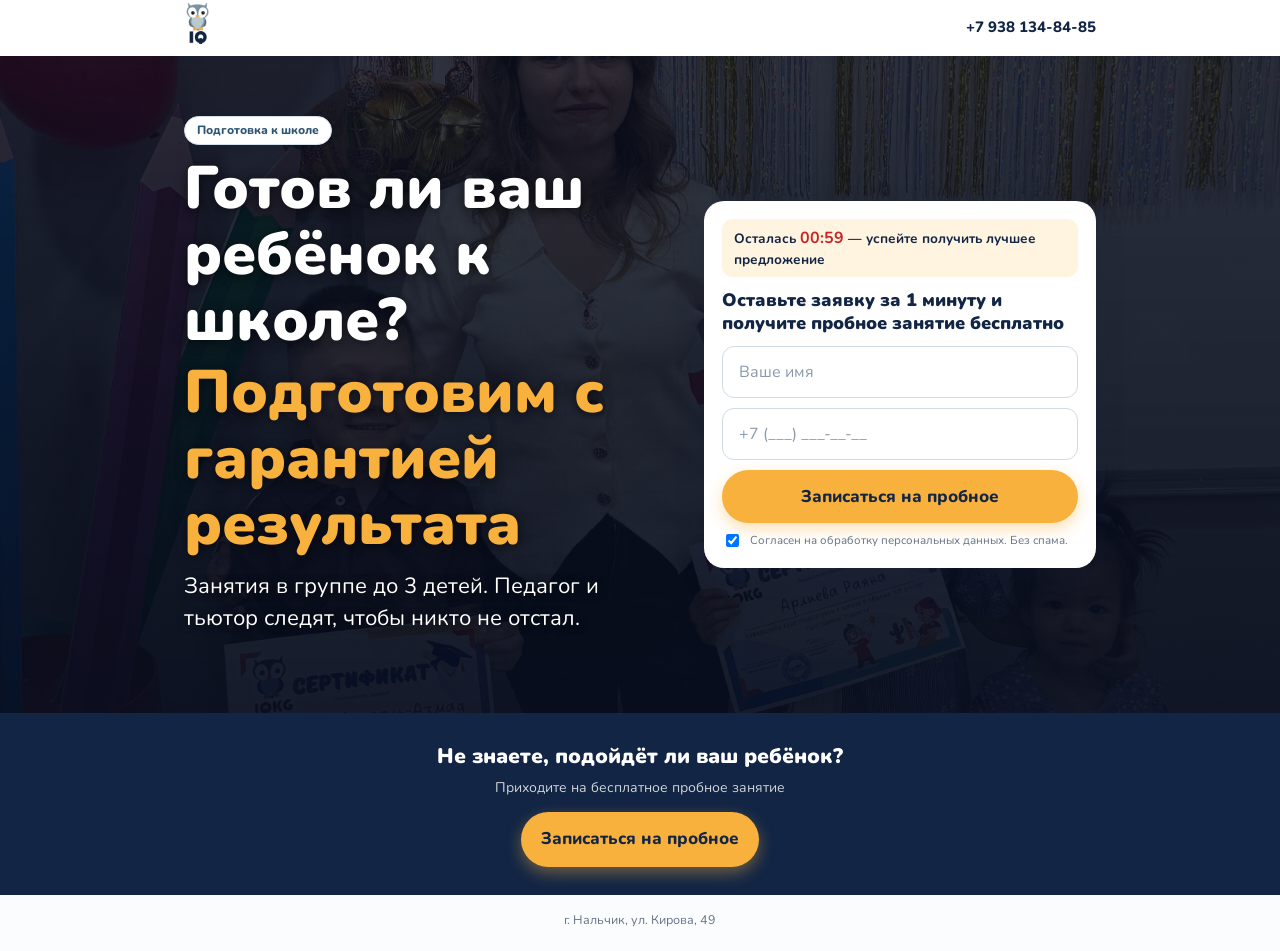
<file: index.html>
<!doctype html>
<html lang="ru">
  <head>
    <meta charset="utf-8" />
    <meta name="viewport" content="width=device-width,initial-scale=1" />
    <title>IQ Нальчик — подготовка к школе для детей</title>
    <meta
      name="description"
      content="Образовательный центр IQ в Нальчике: подготовка к школе в группах до 3 детей. Первое пробное занятие бесплатно."
    />
    <link rel="preconnect" href="https://fonts.googleapis.com" />
    <link rel="preconnect" href="https://fonts.gstatic.com" crossorigin />
    <link
      href="https://fonts.googleapis.com/css2?family=Nunito:wght@600;700;800;900&display=swap"
      rel="stylesheet"
    />
    <link rel="stylesheet" href="style.css" />
    <!-- Сюда вставить пиксели (Meta Pixel / VK / Яндекс.Метрика) -->
    <!-- Yandex.Metrika counter -->
    <script type="text/javascript">
      (function(m,e,t,r,i,k,a){
          m[i]=m[i]||function(){(m[i].a=m[i].a||[]).push(arguments)};
          m[i].l=1*new Date();
          for (var j = 0; j < document.scripts.length; j++) {if (document.scripts[j].src === r) { return; }}
          k=e.createElement(t),a=e.getElementsByTagName(t)[0],k.async=1,k.src=r,a.parentNode.insertBefore(k,a)
      })(window, document,'script','https://mc.yandex.ru/metrika/tag.js?id=114178614', 'ym');

      ym(114178614, 'init', {ssr:true, webvisor:true, clickmap:true, ecommerce:"dataLayer", referrer: document.referrer, url: location.href, accurateTrackBounce:true, trackLinks:true});
    </script>
    <noscript
      ><div>
        <img
          src="https://mc.yandex.ru/watch/114178614"
          style="position: absolute; left: -9999px"
          alt=""
        /></div
    ></noscript>
    <!-- /Yandex.Metrika counter -->
  </head>
  <body>
    <header>
      <div class="wrap">
        <a href="#"><img src="logo.png" alt="IQ" /></a>
        <a class="tel" href="tel:+79381348485">+7 938 134-84-85</a>
      </div>
    </header>

    <main>
      <div class="hero">
        <div class="wrap">
          <div class="offer">
            <span class="tag">Подготовка к школе</span>
            <h1>
              Готов ли ваш ребёнок к школе?
              <em>Подготовим с гарантией результата</em>
            </h1>
            <p class="lead">
              Занятия в группе до 3 детей. Педагог и тьютор следят, чтобы никто
              не отстал.
            </p>
          </div>
          <div class="card" id="form">
            <div class="timer">
              Осталась <b id="timer">01:00</b> — успейте получить лучшее
              предложение
            </div>
            <h2>
              Оставьте заявку за 1 минуту и получите пробное занятие бесплатно
            </h2>
            <form class="lead-form" novalidate>
              <input
                type="text"
                name="name"
                placeholder="Ваше имя"
                autocomplete="name"
                required
              />
              <input
                type="tel"
                name="phone"
                placeholder="+7 (___) ___-__-__"
                autocomplete="tel"
                inputmode="tel"
                required
              />
              <div class="err">Проверьте имя и номер телефона</div>
              <button class="btn" type="submit">Записаться на пробное</button>
              <label class="agree"
                ><input type="checkbox" checked required /> Согласен на
                обработку персональных данных. Без спама.</label
              >
            </form>
          </div>
        </div>
      </div>

      <div class="cta">
        <div class="wrap">
          <h2>Не знаете, подойдёт ли ваш ребёнок?</h2>
          <p>Приходите на бесплатное пробное занятие</p>
          <a href="#form" class="btn">Записаться на пробное</a>
        </div>
      </div>
    </main>

    <div class="modal" id="popup" hidden>
      <div class="modal-box card">
        <button class="modal-x" type="button" aria-label="Закрыть">×</button>
        <div class="timer">
          Осталась <b class="timer-val">01:00</b> — лучшее предложение
        </div>
        <h2>
          Оставьте заявку за 1 минуту и получите пробное занятие бесплатно
        </h2>
        <form class="lead-form" novalidate>
          <input
            type="text"
            name="name"
            placeholder="Ваше имя"
            autocomplete="name"
            required
          />
          <input
            type="tel"
            name="phone"
            placeholder="+7 (___) ___-__-__"
            autocomplete="tel"
            inputmode="tel"
            required
          />
          <div class="err">Проверьте имя и номер телефона</div>
          <button class="btn" type="submit">Записаться на пробное</button>
          <label class="agree"
            ><input type="checkbox" checked required /> Согласен на обработку
            персональных данных. Без спама.</label
          >
        </form>
      </div>
    </div>

    <footer><div class="wrap">г. Нальчик, ул. Кирова, 49</div></footer>
    <script src="form.js"></script>
    <script src="promo.js"></script>
  </body>
</html>
</file>
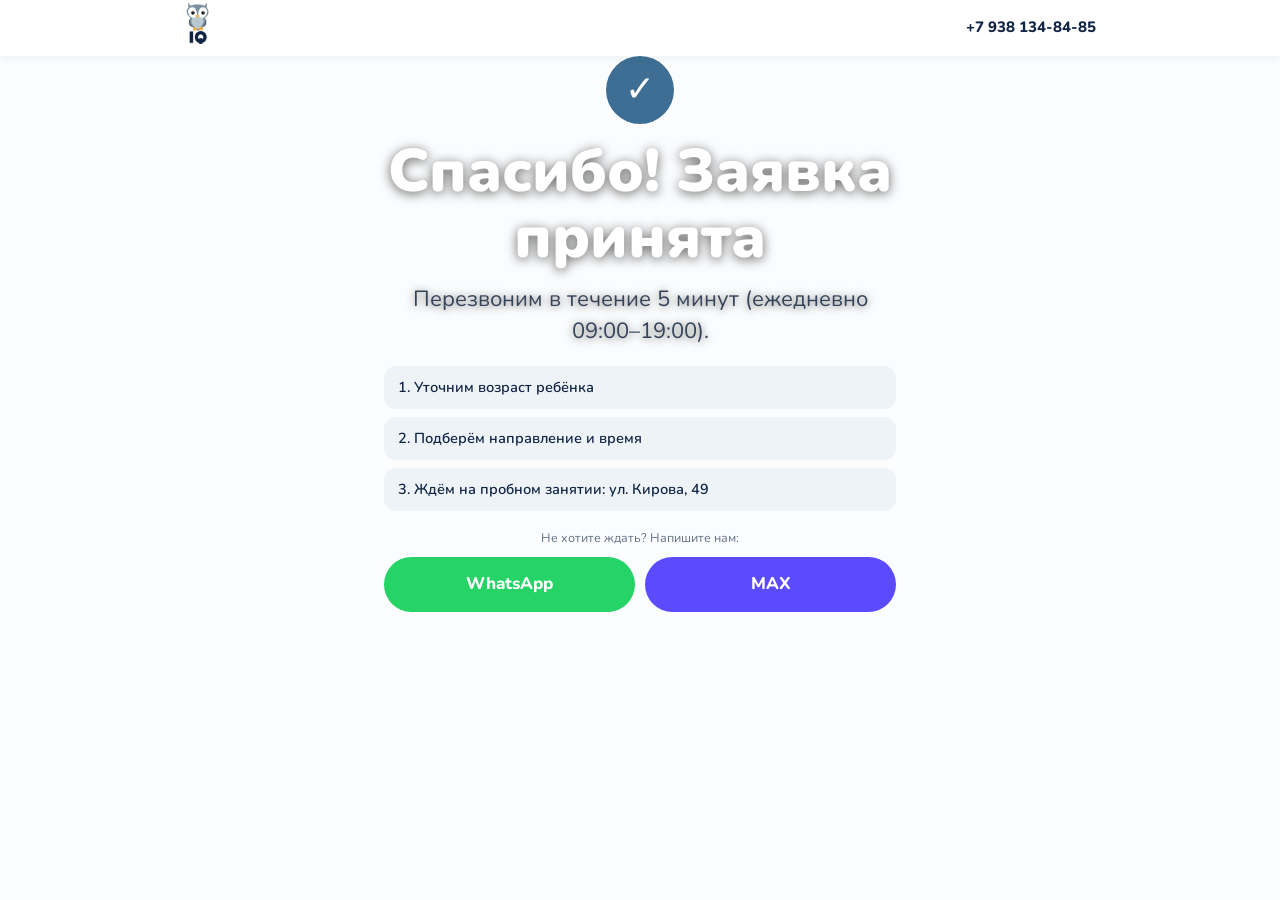
<file: thanks.html>
<!doctype html>
<html lang="ru">
<head>
<meta charset="utf-8">
<meta name="viewport" content="width=device-width,initial-scale=1">
<title>Заявка принята — IQ Нальчик</title>
<meta name="robots" content="noindex">
<link rel="preconnect" href="https://fonts.googleapis.com">
<link rel="preconnect" href="https://fonts.gstatic.com" crossorigin>
<link href="https://fonts.googleapis.com/css2?family=Nunito:wght@600;700;800;900&display=swap" rel="stylesheet">
<link rel="stylesheet" href="style.css">
<!-- Сюда вставить события конверсии (Lead) для Meta / VK / Яндекс.Метрики -->
</head>
<body>
<header><div class="wrap">
 <a href="index.html"><img src="logo.png" alt="IQ"></a>
 <a class="tel" href="tel:+79381348485">+7 938 134-84-85</a>
</div></header>
<main class="wrap thanks">
 <div class="ok">✓</div>
 <h1>Спасибо! Заявка принята</h1>
 <p class="lead">Перезвоним в течение 5 минут (ежедневно 09:00–19:00).</p>
 <ul class="steps">
  <li>1. Уточним возраст ребёнка</li>
  <li>2. Подберём направление и время</li>
  <li>3. Ждём на пробном занятии: ул. Кирова, 49</li>
 </ul>
 <p class="micro">Не хотите ждать? Напишите нам:</p>
 <div class="btns">
  <a class="btn wa" href="https://wa.me/79381348485">WhatsApp</a>
  <a class="btn mx" href="https://max.ru/+79381348485">MAX</a>
 </div>
</main>
</body>
</html>
</file>
<file: style.css>
:root {
  --primary: #3e6e93;
  --primary-d: #2c5573;
  --accent: #f8b13d;
  --bg: #fbfcfd;
  --alt: #edf3f7;
  --dark: #122545;
  --text: #37455b;
  --light: #647389;
  --wa: #25d366;
  --max: #5b4bff;
}
*,
*::before,
*::after {
  box-sizing: border-box;
}
html {
  scroll-behavior: smooth;
}
body {
  margin: 0;
  font-family:
    "Nunito",
    -apple-system,
    BlinkMacSystemFont,
    "Segoe UI",
    Roboto,
    sans-serif;
  color: var(--text);
  background: var(--bg);
  line-height: 1.45;
  -webkit-font-smoothing: antialiased;
  overflow-x: hidden;
}
h1,
h2,
h3,
p,
ul {
  margin: 0;
}
ul {
  list-style: none;
  padding: 0;
}
a {
  color: inherit;
  text-decoration: none;
}
.wrap {
  max-width: 960px;
  margin: 0 auto;
  padding: 0 16px;
}
header {
  background: #fff;
  box-shadow: 0 2px 8px rgba(18, 37, 69, 0.06);
  position: sticky;
  top: 0;
  z-index: 10;
}
header .wrap {
  display: flex;
  align-items: center;
  justify-content: space-between;
  height: 56px;
}
header img {
  height: 44px;
  width: auto;
}
.tel {
  font-weight: 800;
  color: var(--dark);
  font-size: 15px;
}
.btn {
  display: flex;
  align-items: center;
  justify-content: center;
  gap: 8px;
  width: 100%;
  border: 0;
  cursor: pointer;
  background: var(--accent);
  color: var(--dark);
  font-family: inherit;
  font-weight: 800;
  font-size: 17px;
  padding: 15px 20px;
  border-radius: 999px;
  box-shadow: 0 6px 16px rgba(248, 177, 61, 0.4);
  transition: transform 0.15s;
}
.btn:active {
  transform: scale(0.97);
}
.btn.wa {
  background: var(--wa);
  color: #fff;
  box-shadow: none;
}
.btn.mx {
  background: var(--max);
  color: #fff;
  box-shadow: none;
}
.micro {
  font-size: 12.5px;
  color: var(--light);
  text-align: center;
  margin-top: 8px;
}
/* hero */
.hero {
  background:
    linear-gradient(180deg, rgba(8, 14, 30, 0.82), rgba(8, 14, 30, 0.94)),
    url(hero1.jpg) center 30% / cover;
  padding: 28px 0 30px;
  color: #fff;
}
.tag {
  display: inline-block;
  background: #fff;
  color: var(--primary-d);
  font-weight: 800;
  font-size: 12px;
  padding: 5px 12px;
  border-radius: 99px;
  margin-bottom: 10px;
  border: 1px solid #d3e0ea;
}
h1 {
  font-size: 40px;
  line-height: 1.1;
  color: #fff;
  font-weight: 900;
  margin-bottom: 14px;
  text-shadow: 0 2px 12px rgba(0, 0, 0, 0.6);
}
h1 em {
  display: block;
  font-style: normal;
  color: var(--accent);
  margin-top: 6px;
}
.lead {
  font-size: 19px;
  margin-bottom: 18px;
  text-shadow: 0 1px 8px rgba(0, 0, 0, 0.6);
}
.chips {
  display: grid;
  grid-template-columns: 1fr 1fr;
  gap: 8px;
  margin-bottom: 16px;
}
.chips li {
  background: #fff;
  border-radius: 12px;
  padding: 10px 12px;
  font-size: 13.5px;
  font-weight: 700;
  color: var(--dark);
  box-shadow: 0 2px 8px rgba(18, 37, 69, 0.06);
  line-height: 1.25;
}
.chips b {
  display: block;
  font-size: 20px;
  color: var(--primary);
  font-weight: 900;
}
.card {
  background: #fff;
  border-radius: 20px;
  padding: 18px;
  box-shadow: 0 12px 32px rgba(18, 37, 69, 0.12);
}
.card {
  color: var(--text);
}
.card h2 {
  font-size: 18px;
  line-height: 1.25;
  color: var(--dark);
  font-weight: 900;
  margin-bottom: 12px;
}
.timer {
  background: #fff4e0;
  color: var(--dark);
  border-radius: 10px;
  padding: 8px 12px;
  font-size: 13.5px;
  font-weight: 700;
  margin-bottom: 12px;
}
.timer b {
  color: #c62828;
  font-size: 16px;
  font-variant-numeric: tabular-nums;
}
.modal {
  position: fixed;
  inset: 0;
  z-index: 50;
  background: rgba(18, 37, 69, 0.6);
  display: grid;
  place-items: center;
  padding: 16px;
}
.modal[hidden] {
  display: none;
}
.modal-box {
  position: relative;
  width: 100%;
  max-width: 400px;
}
.modal-x {
  position: absolute;
  top: 6px;
  right: 10px;
  border: 0;
  background: none;
  font-size: 28px;
  line-height: 1;
  color: var(--light);
  cursor: pointer;
}
form {
  display: grid;
  gap: 10px;
}
input[type="text"],
input[type="tel"],
select {
  width: 100%;
  padding: 14px 16px;
  font-family: inherit;
  font-size: 16px;
  border: 1.5px solid #cfdce6;
  border-radius: 12px;
  background: #fff;
  color: var(--dark);
}
input::placeholder {
  color: #8a98aa;
}
input:focus,
select:focus {
  outline: 0;
  border-color: var(--primary);
}
.agree {
  display: flex;
  gap: 8px;
  font-size: 11.5px;
  color: var(--light);
  align-items: flex-start;
  line-height: 1.3;
}
.agree input {
  margin-top: 1px;
  flex: none;
}
.err {
  color: #c62828;
  font-size: 13px;
  display: none;
  font-weight: 700;
}
/* sections */
section {
  padding: 26px 0;
}
h2.t {
  font-size: 22px;
  color: var(--dark);
  font-weight: 900;
  margin-bottom: 12px;
}
.prices {
  background: #fff;
  border-radius: 16px;
  box-shadow: 0 2px 8px rgba(18, 37, 69, 0.06);
  overflow: hidden;
}
.prices .g {
  background: var(--primary);
  color: #fff;
  font-weight: 800;
  font-size: 13px;
  padding: 7px 14px;
}
.prices .r {
  display: flex;
  justify-content: space-between;
  align-items: center;
  gap: 10px;
  padding: 11px 14px;
  border-bottom: 1px solid #e6eef4;
  font-size: 14.5px;
  color: var(--dark);
  font-weight: 700;
}
.prices .r small {
  display: block;
  font-weight: 600;
  color: var(--light);
  font-size: 12px;
}
.prices .r b {
  font-size: 17px;
  color: var(--primary-d);
  white-space: nowrap;
  font-weight: 900;
}
.note {
  font-size: 12.5px;
  color: var(--light);
  margin-top: 8px;
}
.cta {
  background: var(--dark);
  color: #fff;
  text-align: center;
  padding: 28px 0;
}
.cta h2 {
  font-size: 21px;
  font-weight: 900;
  margin-bottom: 6px;
}
.cta p {
  opacity: 0.8;
  font-size: 14px;
  margin-bottom: 14px;
}
footer {
  padding: 16px 0 22px;
  font-size: 12.5px;
  color: var(--light);
  text-align: center;
}
/* thanks */
.thanks {
  padding: 30px 0;
  text-align: center;
}
.thanks .ok {
  width: 68px;
  height: 68px;
  border-radius: 50%;
  background: var(--primary);
  color: #fff;
  font-size: 36px;
  display: grid;
  place-items: center;
  margin: 0 auto 14px;
}
.steps {
  display: grid;
  gap: 8px;
  margin: 18px 0;
  text-align: left;
}
.steps li {
  background: var(--alt);
  border-radius: 12px;
  padding: 11px 14px;
  font-size: 14.5px;
  color: var(--dark);
  font-weight: 600;
}
.btns {
  display: grid;
  gap: 10px;
  margin-top: 10px;
}
@media (min-width: 760px) {
  .wrap {
    padding: 0 24px;
  }
  .hero .wrap {
    display: grid;
    grid-template-columns: 1.1fr 0.9fr;
    gap: 40px;
    align-items: center;
  }
  h1 {
    font-size: 60px;
  }
  .lead {
    font-size: 22px;
  }
  .hero {
    padding: 60px 0;
  }
  .btn {
    width: auto;
    display: inline-flex;
  }
  .card .btn {
    width: 100%;
  }
  .hero .cta-d {
    display: none;
  }
  .btns {
    grid-template-columns: 1fr 1fr;
  }
  .thanks {
    max-width: 560px;
    margin: 0 auto;
  }
}
@media (max-width: 759px) {
  .hero .cta-d {
    display: none;
  }
}
</file>
